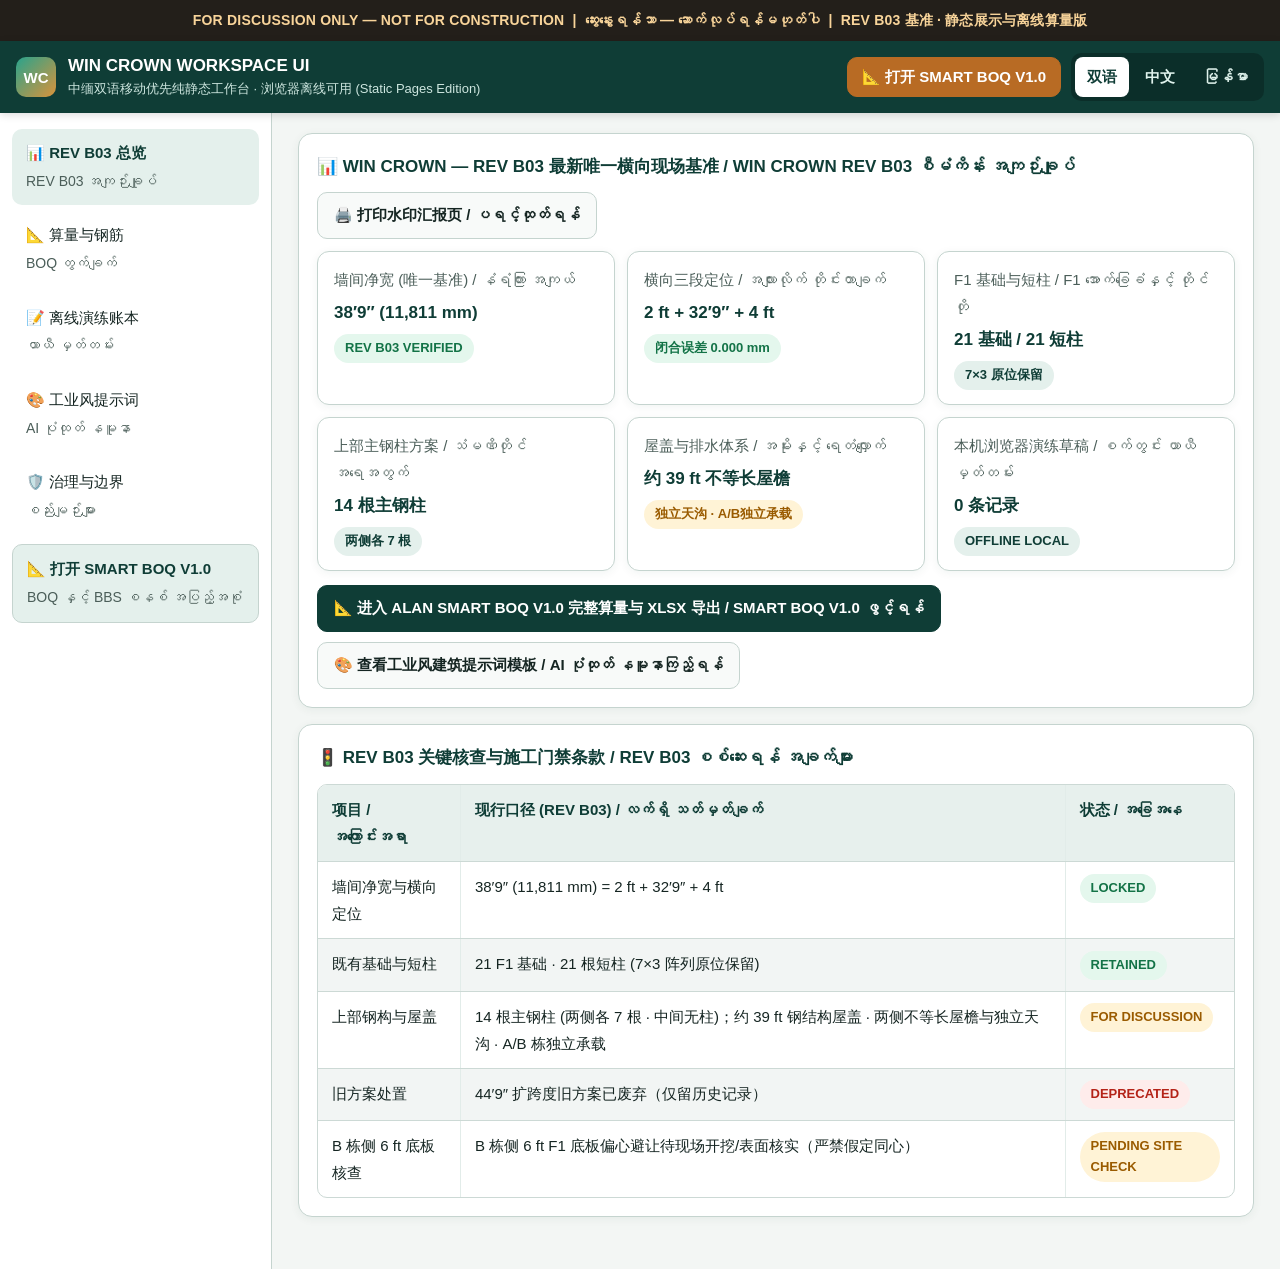
<file: index.html>
<!doctype html>
<html lang="zh-CN">
<head>
  <meta charset="utf-8">
  <meta name="viewport" content="width=device-width, initial-scale=1, viewport-fit=cover">
  <meta name="theme-color" content="#0f3d36">
  <title>WIN CROWN WORKSPACE UI — FOR DISCUSSION ONLY</title>
  <link rel="manifest" href="./static/manifest.webmanifest">
  <link rel="stylesheet" href="./static/app.css?v=20261125pages">
</head>
<body>
  <div class="watermark-bar">
    FOR DISCUSSION ONLY — NOT FOR CONSTRUCTION &nbsp;|&nbsp; ဆွေးနွေးရန်သာ — ဆောက်လုပ်ရန်မဟုတ်ပါ &nbsp;|&nbsp; REV B03 基准 · 静态展示与离线算量版
  </div>

  <header class="topbar">
    <div class="brand-wrap">
      <div class="brand-mark">WC</div>
      <div>
        <div class="brand-title">WIN CROWN WORKSPACE UI</div>
        <div class="brand-sub" id="modeSubtitle">中缅双语移动优先纯静态工作台 · 浏览器离线可用 (Static Pages Edition)</div>
      </div>
    </div>

    <div class="top-actions">
      <a class="btn btn-accent" style="min-height:40px;padding:6px 14px" href="./boq.html">📐 打开 SMART BOQ V1.0</a>
      <div class="lang-switch" role="group" aria-label="Language switch">
        <button type="button" data-lang="bi" class="active">双语</button>
        <button type="button" data-lang="zh">中文</button>
        <button type="button" data-lang="mm">မြန်မာ</button>
      </div>
    </div>
  </header>

  <nav class="mobile-strip" id="mobileStrip" aria-label="模块快捷栏"></nav>

  <div class="shell">
    <aside class="sidebar" id="sidebarNav" aria-label="主导航"></aside>
    <main class="content" id="viewRoot">
      <div class="card">正在初始化静态工作台...</div>
    </main>
  </div>

  <nav class="bottom-nav" id="bottomNav" aria-label="底部主导航"></nav>

  <div class="toast" id="toast" role="status" aria-live="polite"></div>

  <script src="./static/app.js?v=20261125pages"></script>
</body>
</html>
</file>
<file: static/app.css>
:root {
  color-scheme: light;
  --font-bilingual: "Noto Sans Myanmar", "Padauk", "Myanmar Text", "PingFang SC", "Microsoft YaHei", sans-serif;
  --brand: #0f3d36;
  --brand-2: #195b50;
  --brand-soft: #e4f0ec;
  --accent: #b86b24;
  --accent-soft: #fff4e5;
  --bg: #f3f6f4;
  --surface: #ffffff;
  --surface-2: #f8faf9;
  --zebra: #f2f5f4;
  --text: #152522;
  --muted: #4b5e59;
  --border: #c5d4cf;
  --table-border: #ccd9d5;
  --ok: #137347;
  --ok-bg: #e4f7ed;
  --warn: #9a5b00;
  --warn-bg: #fff3d6;
  --danger: #b42318;
  --danger-bg: #feeceb;
  --radius: 14px;
  --shadow: 0 2px 10px rgba(15, 61, 54, 0.06);
  --nav-w: 272px;
}

* { box-sizing: border-box; }

html, body {
  margin: 0;
  padding: 0;
  min-height: 100dvh;
  background: var(--bg);
  color: var(--text);
  font-family: var(--font-bilingual);
  font-size: 16px;
  line-height: 1.85;
  word-break: break-word;
  overflow-wrap: anywhere;
  -webkit-font-smoothing: antialiased;
}

p, div, span, li, summary, small, label, h1, h2, h3, h4 {
  word-break: break-word;
  overflow-wrap: anywhere;
}

a { color: var(--brand-2); text-decoration: none; }
a:hover { text-decoration: underline; }

button, input, select, textarea {
  font-family: var(--font-bilingual);
  font-size: 15px;
  line-height: 1.75;
  color: inherit;
}

:focus-visible {
  outline: 2px solid var(--accent);
  outline-offset: 2px;
}

/* Watermark banner */
.watermark-bar {
  background: #231f1a;
  color: #f8d49a;
  font-size: 14px;
  line-height: 1.8;
  font-weight: 600;
  text-align: center;
  padding: 8px 14px;
  letter-spacing: 0.2px;
}

/* Topbar */
.topbar {
  position: sticky;
  top: 0;
  z-index: 30;
  background: var(--brand);
  color: #fff;
  padding: 12px 16px;
  display: flex;
  flex-wrap: wrap;
  align-items: center;
  gap: 12px;
  box-shadow: 0 2px 8px rgba(0, 0, 0, 0.14);
}

.brand-wrap {
  display: flex;
  align-items: center;
  gap: 12px;
  margin-right: auto;
  min-width: 0;
}

.brand-mark {
  width: 40px;
  height: 40px;
  border-radius: 10px;
  background: linear-gradient(135deg, #29a38c, #d9933b);
  display: grid;
  place-items: center;
  font-weight: 800;
  font-size: 15px;
  line-height: 1;
  color: #fff;
  flex-shrink: 0;
}

.brand-title {
  font-size: 17px;
  font-weight: 700;
  line-height: 1.45;
}

.brand-sub {
  font-size: 13px;
  line-height: 1.7;
  color: #cde6df;
}

.top-actions {
  display: flex;
  align-items: center;
  gap: 10px;
  flex-wrap: wrap;
}

.search-box {
  display: flex;
  align-items: center;
  background: rgba(255, 255, 255, 0.14);
  border: 1px solid rgba(255, 255, 255, 0.28);
  border-radius: 10px;
  padding: 2px 10px;
  min-height: 44px;
}

.search-box input {
  background: transparent;
  border: 0;
  color: #fff;
  width: 170px;
  padding: 6px 4px;
  font-size: 15px;
  line-height: 1.65;
  outline: none;
}

.search-box input::placeholder { color: #d5ece6; }

.search-box button {
  background: transparent;
  border: 0;
  color: #fff;
  cursor: pointer;
  padding: 6px 8px;
  min-height: 38px;
}

.lang-switch {
  display: inline-flex;
  align-items: center;
  background: rgba(0, 0, 0, 0.24);
  border-radius: 10px;
  padding: 4px;
  gap: 4px;
  flex-wrap: nowrap;
}

.lang-switch button {
  border: 0;
  background: transparent;
  color: #dff2ec;
  padding: 7px 12px;
  border-radius: 8px;
  font-size: 15px;
  line-height: 1.6;
  font-weight: 600;
  cursor: pointer;
  min-height: 40px;
  white-space: nowrap;
}

.lang-switch button.active {
  background: #fff;
  color: var(--brand);
}

/* Mobile pill strip */
.mobile-strip {
  display: flex;
  gap: 8px;
  overflow-x: auto;
  padding: 12px 14px 10px;
  background: var(--surface);
  border-bottom: 1px solid var(--border);
  scrollbar-width: none;
}
.mobile-strip::-webkit-scrollbar { display: none; }

.pill-btn {
  flex: 0 0 auto;
  border: 1px solid var(--border);
  background: var(--surface-2);
  color: var(--text);
  border-radius: 999px;
  padding: 9px 16px;
  font-size: 15px;
  line-height: 1.65;
  font-weight: 600;
  min-height: 46px;
  cursor: pointer;
  white-space: nowrap;
}
.pill-btn.active {
  background: var(--brand);
  color: #fff;
  border-color: var(--brand);
}

/* Main shell */
.shell {
  display: flex;
  min-height: calc(100dvh - 126px);
}

.sidebar {
  display: none;
  width: var(--nav-w);
  flex-shrink: 0;
  background: var(--surface);
  border-right: 1px solid var(--border);
  padding: 16px 12px;
}

.side-btn {
  width: 100%;
  text-align: left;
  border: 0;
  background: transparent;
  padding: 12px 14px;
  border-radius: 10px;
  margin-bottom: 6px;
  cursor: pointer;
  display: flex;
  flex-direction: column;
  gap: 3px;
  min-height: 54px;
  font-size: 15px;
  line-height: 1.65;
}
.side-btn:hover { background: var(--surface-2); }
.side-btn.active {
  background: var(--brand-soft);
  color: var(--brand);
  font-weight: 700;
}
.side-btn small {
  font-size: 14px;
  line-height: 1.75;
  color: var(--muted);
  font-weight: 400;
}

.content {
  flex: 1;
  min-width: 0;
  padding: 16px 14px calc(98px + env(safe-area-inset-bottom, 0px));
  max-width: 1440px;
  margin: 0 auto;
}

/* Cards & Grids */
.card {
  background: var(--surface);
  border: 1px solid var(--border);
  border-radius: var(--radius);
  padding: 18px;
  margin-bottom: 16px;
  box-shadow: var(--shadow);
}

.card h2 {
  margin: 0 0 12px;
  font-size: 17px;
  line-height: 1.75;
  color: var(--brand);
  display: flex;
  align-items: center;
  justify-content: space-between;
  gap: 10px;
  flex-wrap: wrap;
}

.card h3 {
  margin: 16px 0 10px;
  font-size: 16px;
  line-height: 1.75;
  color: var(--text);
}

.kpi-grid {
  display: grid;
  grid-template-columns: repeat(2, minmax(0, 1fr));
  gap: 12px;
  margin-bottom: 14px;
}

.kpi-card {
  background: var(--surface);
  border: 1px solid var(--border);
  border-radius: 12px;
  padding: 14px 16px;
  box-shadow: var(--shadow);
  min-width: 0;
}

.kpi-label {
  font-size: 15px;
  line-height: 1.8;
  color: var(--muted);
}

.kpi-val {
  font-size: 17px;
  line-height: 1.65;
  font-weight: 800;
  color: var(--brand);
  margin: 6px 0;
  word-break: break-word;
  overflow-wrap: anywhere;
}

.grid-2 {
  display: grid;
  grid-template-columns: 1fr;
  gap: 14px;
}

.form-grid {
  display: grid;
  grid-template-columns: 1fr;
  gap: 12px;
}

label.field {
  display: flex;
  flex-direction: column;
  gap: 6px;
  font-size: 15px;
  line-height: 1.8;
  font-weight: 600;
}

.field input, .field select, .field textarea {
  border: 1px solid var(--border);
  border-radius: 10px;
  padding: 11px 14px;
  min-height: 48px;
  background: #fff;
  width: 100%;
  font-size: 15px;
  line-height: 1.75;
}

.field textarea {
  min-height: 96px;
  resize: vertical;
}

.btn-row {
  display: flex;
  flex-wrap: wrap;
  gap: 10px;
  margin-top: 10px;
}

.btn {
  display: inline-flex;
  align-items: center;
  justify-content: center;
  gap: 8px;
  min-height: 46px;
  padding: 10px 16px;
  border-radius: 10px;
  border: 1px solid var(--border);
  background: var(--surface-2);
  color: var(--text);
  font-weight: 600;
  font-size: 15px;
  line-height: 1.65;
  cursor: pointer;
  text-align: center;
  white-space: normal;
}

.btn-primary {
  background: var(--brand);
  border-color: var(--brand);
  color: #fff;
}
.btn-primary:hover { background: var(--brand-2); }

.btn-accent {
  background: var(--accent);
  border-color: var(--accent);
  color: #fff;
}

.btn-danger {
  background: var(--danger-bg);
  border-color: #f4c7c3;
  color: var(--danger);
  min-height: 40px;
  padding: 7px 12px;
  font-size: 14px;
  line-height: 1.6;
}

.btn:disabled {
  opacity: 0.55;
  cursor: not-allowed;
}

/* Badges & Notices */
.badge {
  display: inline-block;
  font-size: 13px;
  line-height: 1.6;
  font-weight: 700;
  padding: 4px 11px;
  border-radius: 999px;
  background: var(--brand-soft);
  color: var(--brand);
  vertical-align: middle;
}
.badge.ok, .badge.PASS, .badge.READY, .badge.VERIFIED { background: var(--ok-bg); color: var(--ok); }
.badge.warn, .badge.PENDING, .badge.PARTIAL, .badge.CANDIDATE, .badge.STOPPED { background: var(--warn-bg); color: var(--warn); }
.badge.danger, .badge.LOCKED, .badge.NO_IMAGE_API, .badge.FAILED, .badge.BLOCKED_QUOTA_4006, .badge.DEPRECATED_5028, .badge.AUTH_FAILED_401 { background: var(--danger-bg); color: var(--danger); }
.badge.API_CONNECTED { background: var(--ok-bg); color: var(--ok); }

.progress-wrap {
  width: 100%;
  height: 10px;
  border-radius: 999px;
  background: #dce8e4;
  overflow: hidden;
  margin: 8px 0;
}

.progress-bar {
  height: 100%;
  width: 0%;
  background: linear-gradient(90deg, var(--brand), #27a387, var(--accent));
  transition: width 0.35s ease;
}

.preview-hero {
  border: 1px solid var(--border);
  border-radius: 14px;
  overflow: hidden;
  background: var(--surface-2);
  margin-top: 12px;
}

.preview-hero img {
  width: 100%;
  max-height: 480px;
  object-fit: contain;
  display: block;
  background: #101917;
}

.preview-hero .meta {
  padding: 14px 16px;
  font-size: 15px;
  line-height: 1.8;
}

.notice {
  border-radius: 10px;
  padding: 12px 16px;
  font-size: 15px;
  line-height: 1.85;
  margin-bottom: 14px;
  border: 1px solid #f0d7a8;
  background: var(--accent-soft);
  color: #6b4108;
}

.notice.lock {
  background: var(--danger-bg);
  border-color: #f3c4c0;
  color: #7d1b14;
}

.notice.ok {
  background: var(--ok-bg);
  border-color: #b7e6cc;
  color: #0e5232;
}

/* Responsive Data Tables with Zebra Striping */
.table-wrap {
  width: 100%;
  overflow-x: auto;
  -webkit-overflow-scrolling: touch;
  border: 1px solid var(--table-border);
  border-radius: 10px;
  background: var(--surface);
}

table {
  width: 100%;
  border-collapse: collapse;
  font-size: 15px;
  line-height: 1.8;
  min-width: 560px;
}

th, td {
  padding: 11px 14px;
  border-bottom: 1px solid var(--table-border);
  border-right: 1px solid #e2ece9;
  text-align: left;
  vertical-align: top;
  font-size: 15px;
  line-height: 1.8;
  word-break: break-word;
  overflow-wrap: anywhere;
}

th:last-child, td:last-child {
  border-right: 0;
}

th {
  background: #e7f0ed;
  font-weight: 700;
  color: var(--brand);
  white-space: normal;
}

tbody tr:nth-child(even) td {
  background: var(--zebra);
}

tbody tr:hover td {
  background: #e6f2ee;
}

tr:last-child td { border-bottom: 0; }

.mono {
  font-family: ui-monospace, SFMono-Regular, Consolas, var(--font-bilingual);
  font-size: 14px;
  line-height: 1.75;
  word-break: break-word;
  overflow-wrap: anywhere;
}

/* Gallery */
.img-grid {
  display: grid;
  grid-template-columns: repeat(auto-fill, minmax(250px, 1fr));
  gap: 14px;
}

.img-card {
  border: 1px solid var(--border);
  border-radius: 12px;
  overflow: hidden;
  background: var(--surface-2);
}

.img-card img {
  width: 100%;
  aspect-ratio: 1 / 1;
  object-fit: cover;
  display: block;
  background: #e2e8e6;
}

.img-card .meta {
  padding: 12px 14px;
  font-size: 14px;
  line-height: 1.8;
}

/* Mobile bottom bar */
.bottom-nav {
  position: fixed;
  left: 0;
  right: 0;
  bottom: 0;
  z-index: 35;
  background: var(--surface);
  border-top: 1px solid var(--border);
  display: grid;
  grid-template-columns: repeat(5, 1fr);
  padding: 6px 4px calc(6px + env(safe-area-inset-bottom, 0px));
  box-shadow: 0 -2px 10px rgba(0, 0, 0, 0.06);
}

.bottom-nav button {
  border: 0;
  background: transparent;
  padding: 6px 4px;
  min-height: 54px;
  display: flex;
  flex-direction: column;
  align-items: center;
  justify-content: center;
  gap: 3px;
  font-size: 13px;
  line-height: 1.5;
  color: var(--muted);
  cursor: pointer;
}

.bottom-nav button.active {
  color: var(--brand);
  font-weight: 700;
}

/* Native dialog */
dialog {
  width: min(94vw, 820px);
  max-height: 86dvh;
  border: 1px solid var(--border);
  border-radius: 16px;
  padding: 0;
  box-shadow: 0 20px 50px rgba(0, 0, 0, 0.25);
}

dialog::backdrop {
  background: rgba(15, 30, 27, 0.55);
}

.dialog-head {
  padding: 14px 18px;
  background: var(--brand);
  color: #fff;
  display: flex;
  justify-content: space-between;
  align-items: center;
  font-size: 16px;
  line-height: 1.65;
}

.dialog-body {
  padding: 16px 18px;
  overflow-y: auto;
  max-height: 68dvh;
  font-size: 15px;
  line-height: 1.85;
}

.toast {
  position: fixed;
  right: 16px;
  bottom: 84px;
  z-index: 60;
  background: var(--brand);
  color: #fff;
  padding: 12px 18px;
  border-radius: 10px;
  font-size: 15px;
  line-height: 1.7;
  box-shadow: 0 6px 20px rgba(0, 0, 0, 0.2);
  display: none;
}

/* Tablet & Desktop breakpoints (iPad / 1920x1080 Windows) */
@media (min-width: 768px) {
  .kpi-grid { grid-template-columns: repeat(3, minmax(0, 1fr)); }
  .grid-2 { grid-template-columns: repeat(2, minmax(0, 1fr)); }
  .form-grid { grid-template-columns: repeat(2, minmax(0, 1fr)); }
  .search-box input { width: 240px; }
}

@media (min-width: 1024px) {
  .sidebar { display: block; }
  .mobile-strip { display: none; }
  .bottom-nav { display: none; }
  .content { padding: 20px 26px 36px; }
  .form-grid { grid-template-columns: repeat(3, minmax(0, 1fr)); }
}

@media print {
  .topbar, .sidebar, .mobile-strip, .bottom-nav, .btn, .no-print { display: none !important; }
  .content { padding: 0; max-width: 100%; }
  .card { box-shadow: none; break-inside: avoid; }
}
</file>
